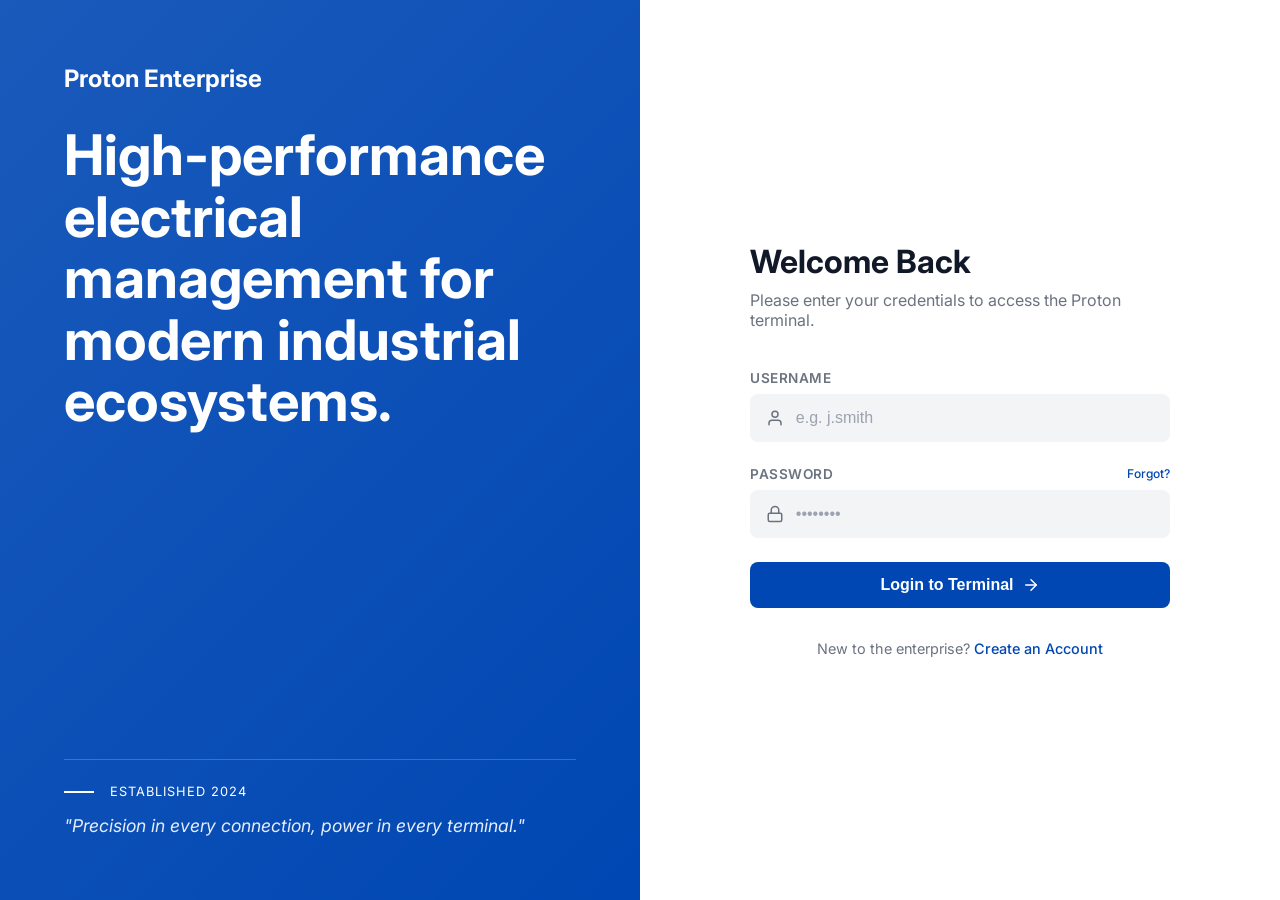
<file: index.html>
<!DOCTYPE html>
<html lang="en">
<head>
  <meta charset="UTF-8">
  <meta name="viewport" content="width=device-width, initial-scale=1.0">
  <title>Login - Proton Enterprise</title>
  
  <!-- CSS -->
  <link rel="stylesheet" href="css/base.css">
  <link rel="stylesheet" href="css/layout.css">
  <link rel="stylesheet" href="css/components.css">
  <link rel="stylesheet" href="css/pages.css">
  
  <link href="https://fonts.googleapis.com/css2?family=Inter:wght@400;500;600;700&display=swap" rel="stylesheet">
</head>
<body>

  <div class="app-container">
    
    <!-- Left Branding Panel -->
    <div class="panel-left">
      <div class="brand-header">Proton Enterprise</div>
      
      <h1 class="brand-title">High-performance electrical management for modern industrial ecosystems.</h1>
      
      <div class="brand-footer">
        <div class="established">Established 2024</div>
        <p class="quote">"Precision in every connection, power in every terminal."</p>
      </div>
    </div>

    <!-- Right Login Panel -->
    <div class="panel-right">
      <div class="auth-wrapper">
        
        <div class="auth-header">
          <h2 class="auth-title">Welcome Back</h2>
          <p class="auth-subtitle">Please enter your credentials to access the Proton terminal.</p>
        </div>

        <form id="login-form" novalidate>
          
          <div class="form-group">
            <label class="form-label" for="username">Username</label>
            <div class="input-wrapper">
              <span class="input-icon">
                <svg xmlns="http://www.w3.org/2000/svg" viewBox="0 0 24 24" fill="none" stroke="currentColor" stroke-width="2" stroke-linecap="round" stroke-linejoin="round"><path d="M20 21v-2a4 4 0 0 0-4-4H8a4 4 0 0 0-4 4v2"></path><circle cx="12" cy="7" r="4"></circle></svg>
              </span>
              <input type="text" id="username" name="username" class="input-field" placeholder="e.g. j.smith" required>
            </div>
            <div class="error-message"></div>
          </div>

          <div class="form-group">
            <div class="form-label">
              <label for="password">Password</label>
              <a href="#">Forgot?</a>
            </div>
            <div class="input-wrapper">
              <span class="input-icon">
                <svg xmlns="http://www.w3.org/2000/svg" viewBox="0 0 24 24" fill="none" stroke="currentColor" stroke-width="2" stroke-linecap="round" stroke-linejoin="round"><rect x="3" y="11" width="18" height="11" rx="2" ry="2"></rect><path d="M7 11V7a5 5 0 0 1 10 0v4"></path></svg>
              </span>
              <input type="password" id="password" name="password" class="input-field" placeholder="••••••••" required>
              <button type="button" class="input-action toggle-password" aria-label="Toggle password visibility">
                <svg xmlns="http://www.w3.org/2000/svg" viewBox="0 0 24 24" fill="none" stroke="currentColor" stroke-width="2" stroke-linecap="round" stroke-linejoin="round"><path d="M1 12s4-8 11-8 11 8 11 8-4 8-11 8-11-8-11-8z"></path><circle cx="12" cy="12" r="3"></circle></svg>
              </button>
            </div>
            <div class="error-message"></div>
          </div>

          <div class="form-group mt-4">
            <button type="submit" class="btn btn-primary">
              <span class="btn-text">Login to Terminal</span>
              <svg xmlns="http://www.w3.org/2000/svg" width="18" height="18" viewBox="0 0 24 24" fill="none" stroke="currentColor" stroke-width="2" stroke-linecap="round" stroke-linejoin="round"><line x1="5" y1="12" x2="19" y2="12"></line><polyline points="12 5 19 12 12 19"></polyline></svg>
              <span class="spinner"></span>
            </button>
          </div>

        </form>

        <div class="auth-footer">
          New to the enterprise? <a href="register.html">Create an Account</a>
        </div>

      </div>
    </div>

  </div>

  <!-- JavaScript -->
  <script src="js/ui.js"></script>
  <script src="js/validation.js"></script>
  <script src="js/api.js"></script>
  <script src="js/auth.js"></script>
  <script src="js/app.js"></script>

</body>
</html>
</file>
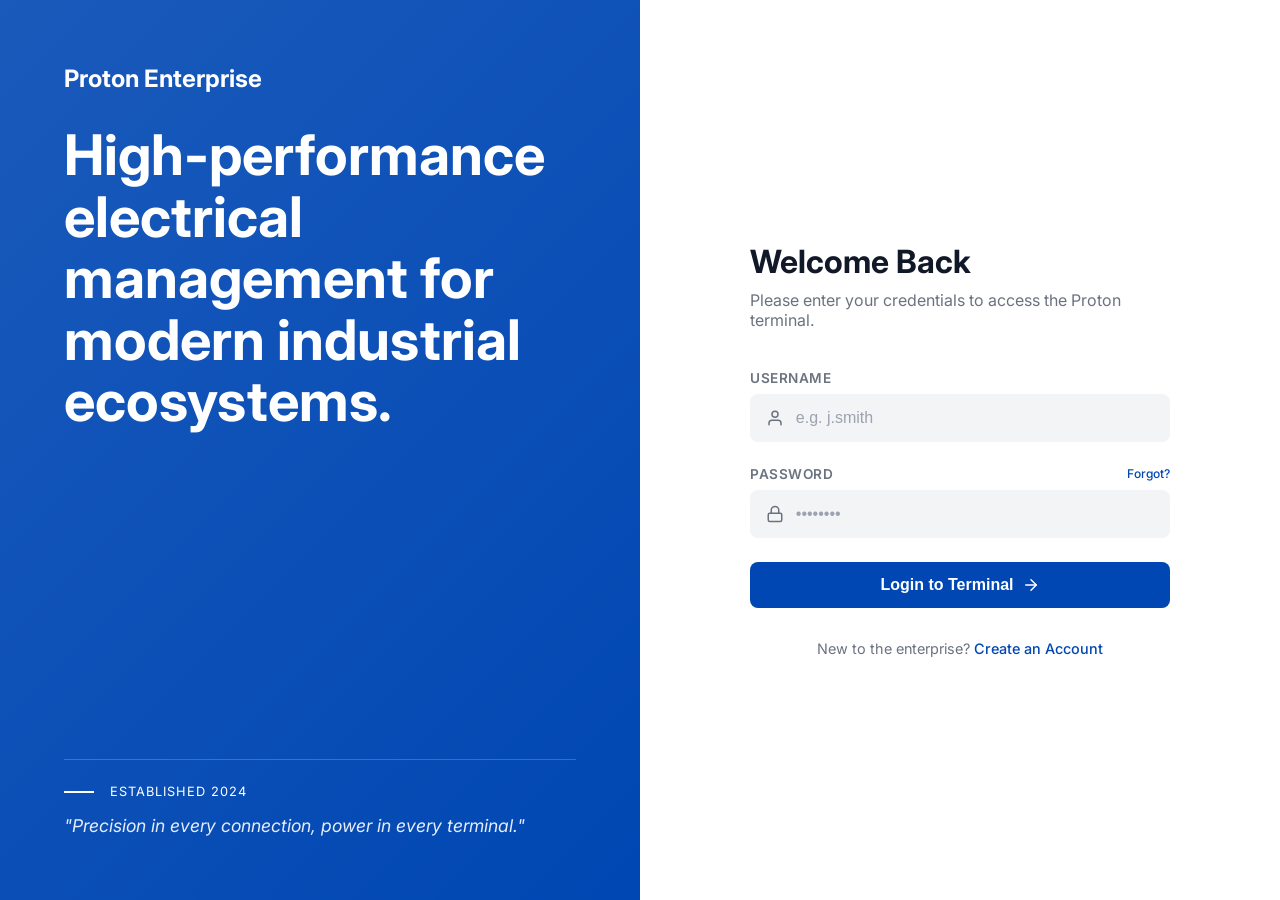
<file: admin.html>
<!DOCTYPE html>
<html lang="en">
<head>
  <meta charset="UTF-8">
  <meta name="viewport" content="width=device-width, initial-scale=1.0">
  <title>Products Portal - Admin Access</title>
  
  <link rel="stylesheet" href="css/base.css">
  <link rel="stylesheet" href="css/layout.css">
  <link rel="stylesheet" href="css/components.css">
  <link rel="stylesheet" href="css/pages.css">
  
  <link href="https://fonts.googleapis.com/css2?family=Inter:wght@400;500;600;700&display=swap" rel="stylesheet">

  <script src="js/authGuard.js"></script>
</head>
<body>

  <div class="dashboard-container">
    
    <!-- Left Sidebar -->
    <aside class="sidebar">
      <div class="sidebar-header" style="flex-direction: row; gap: 10px; align-items: center;">
        <div style="padding: 10px; background-color: #f1f5f9; border-radius: 8px;">
          <svg xmlns="http://www.w3.org/2000/svg" width="20" height="20" viewBox="0 0 24 24" fill="none" stroke="currentColor" stroke-width="2"><rect x="2" y="7" width="20" height="14" rx="2" ry="2"></rect><path d="M16 21V5a2 2 0 0 0-2-2h-4a2 2 0 0 0-2 2v16"></path></svg>
        </div>
        <div class="sidebar-brand" style="line-height: 1.2;">
          Inventory Portal<br>
          <span style="font-size: 0.65rem; color: var(--text-muted); text-transform: uppercase;">Admin Access</span>
        </div>
      </div>

      <nav class="sidebar-menu">
        <div class="nav-section">
          <div class="nav-item">
            <svg xmlns="http://www.w3.org/2000/svg" viewBox="0 0 24 24" fill="none" stroke="currentColor" stroke-width="2" stroke-linecap="round" stroke-linejoin="round"><rect x="3" y="3" width="7" height="7"></rect><rect x="14" y="3" width="7" height="7"></rect><rect x="14" y="14" width="7" height="7"></rect><rect x="3" y="14" width="7" height="7"></rect></svg>
            Dashboard
          </div>
          <div class="nav-item active">
            <svg xmlns="http://www.w3.org/2000/svg" viewBox="0 0 24 24" fill="none" stroke="currentColor" stroke-width="2" stroke-linecap="round" stroke-linejoin="round"><path d="M21 16V8a2 2 0 0 0-1-1.73l-7-4a2 2 0 0 0-2 0l-7 4A2 2 0 0 0 3 8v8a2 2 0 0 0 1 1.73l7 4a2 2 0 0 0 2 0l7-4A2 2 0 0 0 21 16z"></path><polyline points="3.27 6.96 12 12.01 20.73 6.96"></polyline><line x1="12" y1="22.08" x2="12" y2="12"></line></svg>
            Products
          </div>
        </div>
      </nav>

      <div style="padding: 1rem 1.5rem;">
        <button id="add-product-btn-sidebar" onclick="if(window.uiService) window.uiService.openAddProductModal()" class="btn btn-primary" style="width: 100%; justify-content: center; border-radius: 8px;">
          + Add New Item
        </button>
      </div>

      <div class="sidebar-footer">
        <button id="logout-btn" class="btn-logout">
          <svg xmlns="http://www.w3.org/2000/svg" viewBox="0 0 24 24" fill="none" stroke="currentColor" stroke-width="2" stroke-linecap="round" stroke-linejoin="round"><path d="M9 21H5a2 2 0 0 1-2-2V5a2 2 0 0 1 2-2h4"></path><polyline points="16 17 21 12 16 7"></polyline><line x1="21" y1="12" x2="9" y2="12"></line></svg>
          Logout
        </button>
      </div>
    </aside>

    <!-- Main Content -->
    <main class="main-content">
      
      <!-- Topbar -->
      <header class="topbar">
        <div class="search-container">
          <span class="search-icon">
            <svg xmlns="http://www.w3.org/2000/svg" width="18" height="18" viewBox="0 0 24 24" fill="none" stroke="currentColor" stroke-width="2" stroke-linecap="round" stroke-linejoin="round"><circle cx="11" cy="11" r="8"></circle><line x1="21" y1="21" x2="16.65" y2="16.65"></line></svg>
          </span>
          <input type="text" id="search-products" class="search-input" placeholder="Search LEDs, PVC, wires...">
        </div>

        <div class="topbar-actions">
          <button class="icon-btn" aria-label="Notifications">
            <svg xmlns="http://www.w3.org/2000/svg" width="20" height="20" viewBox="0 0 24 24" fill="none" stroke="currentColor" stroke-width="2" stroke-linecap="round" stroke-linejoin="round"><path d="M18 8A6 6 0 0 0 6 8c0 7-3 9-3 9h18s-3-2-3-9"></path><path d="M13.73 21a2 2 0 0 1-3.46 0"></path></svg>
          </button>
          
          <button id="top-logout-btn" class="icon-btn" aria-label="Logout" style="color: var(--error);" title="Logout">
            <svg xmlns="http://www.w3.org/2000/svg" width="20" height="20" viewBox="0 0 24 24" fill="none" stroke="currentColor" stroke-width="2" stroke-linecap="round" stroke-linejoin="round"><path d="M9 21H5a2 2 0 0 1-2-2V5a2 2 0 0 1 2-2h4"></path><polyline points="16 17 21 12 16 7"></polyline><line x1="21" y1="12" x2="9" y2="12"></line></svg>
          </button>

          <div class="avatar">
            <svg xmlns="http://www.w3.org/2000/svg" width="20" height="20" viewBox="0 0 24 24" fill="none" stroke="currentColor" stroke-width="2" stroke-linecap="round" stroke-linejoin="round"><path d="M20 21v-2a4 4 0 0 0-4-4H8a4 4 0 0 0-4 4v2"></path><circle cx="12" cy="7" r="4"></circle></svg>
          </div>
        </div>
      </header>

      <!-- Dashboard Body -->
      <div class="dashboard-body">
        
        <div class="page-header">
          <div>
            <div class="nav-section-title" style="padding-left: 0; margin-bottom: 0.25rem;">Spark & Circuit Inventory</div>
            <h1 style="font-size: 2.2rem; margin: 0;">Products Portal</h1>
          </div>
          
          <div style="display: flex; gap: 1rem;">
            <button class="btn" style="background-color: #f8fafc; border: 1px solid var(--border); color: var(--text-main); width: auto; font-weight: 500;">
              Export List
            </button>
            <button id="add-product-btn" class="btn btn-primary" style="width: auto;">
              Add Product
            </button>
          </div>
        </div>

        <div class="stats-card" style="margin-bottom: 2rem;">
          <h3 style="color: var(--text-muted); margin-bottom: 0.5rem; font-weight: 500;">Total Products</h3>
          <div class="count" id="total-product-count" style="font-size: 2rem; font-weight: 600;">-</div>
          <div style="font-size: 0.8rem; color: var(--primary); margin-top: 0.5rem; font-weight: 500;">
            <svg xmlns="http://www.w3.org/2000/svg" width="12" height="12" viewBox="0 0 24 24" fill="none" stroke="currentColor" stroke-width="2" stroke-linecap="round" stroke-linejoin="round" style="display:inline-block; vertical-align: middle;"><line x1="12" y1="19" x2="12" y2="5"></line><polyline points="5 12 12 5 19 12"></polyline></svg>
            Up to date
          </div>
        </div>

        <!-- Master Table Component -->
        <div class="table-container" style="border: 1px solid var(--border); border-radius: 8px; box-shadow: none;">
          <table class="data-table">
            <thead>
              <tr>
                <th style="font-weight: 600; font-size: 0.75rem;">PRODUCT NAME & SPECS</th>
                <th style="font-weight: 600; font-size: 0.75rem;">BRAND</th>
                <th style="font-weight: 600; font-size: 0.75rem;">CATEGORY</th>
                <th style="font-weight: 600; font-size: 0.75rem;">UNIT</th>
                <th style="font-weight: 600; font-size: 0.75rem;">PRICE</th>
                <th style="font-weight: 600; font-size: 0.75rem;">ACTIONS</th>
              </tr>
            </thead>
            <tbody id="product-table-body">
              <!-- Initial Loading State handled via JS -->
            </tbody>
          </table>
          
          <div class="pagination">
            <div>
              Showing <span style="font-weight: 600;" id="pagination-results-text">results</span>
            </div>
            <div class="page-controls">
              <button class="page-btn"><svg xmlns="http://www.w3.org/2000/svg" width="14" height="14" viewBox="0 0 24 24" fill="none" stroke="currentColor" stroke-width="2"><polyline points="15 18 9 12 15 6"></polyline></svg></button>
              <button class="page-btn active">1</button>
              <button class="page-btn">2</button>
              <button class="page-btn">3</button>
              <span style="display: flex; align-items: center; justify-content: center; width: 32px;">...</span>
              <button class="page-btn"><svg xmlns="http://www.w3.org/2000/svg" width="14" height="14" viewBox="0 0 24 24" fill="none" stroke="currentColor" stroke-width="2"><polyline points="9 18 15 12 9 6"></polyline></svg></button>
            </div>
          </div>
        </div>

      </div>
    </main>
  </div>

  <!-- Product Modal -->
  <div id="product-modal" class="modal-overlay hidden" style="position: fixed; top: 0; left: 0; width: 100%; height: 100%; background: rgba(0,0,0,0.5); z-index: 1000; align-items: center; justify-content: center; overflow-y: auto;">
    <div class="modal-content" style="background: white; padding: 2rem; border-radius: var(--radius-md); width: 450px; max-width: 90%; margin: auto;">
      <h2 id="modal-title" style="margin-bottom: 1.5rem; font-size: 1.5rem;">Add Product</h2>
      <!-- Global alert inside modal if needed, but ui.js uses form wrapper. We add an alert container here. -->
      <div id="global-alert" class="alert" style="display: none;"></div>
      
      <form id="product-form">
        <input type="hidden" id="product-id" name="id">
        <div class="form-group mb-3">
          <label class="form-label mb-1" for="field-name">Name</label>
          <input type="text" id="field-name" name="name" class="input-field" style="padding-left: 1rem;" placeholder="e.g. LED Bulb 9W" required>
        </div>
        <div class="form-group mb-3">
          <label class="form-label mb-1" for="field-brand">Brand</label>
          <input type="text" id="field-brand" name="brand" class="input-field" style="padding-left: 1rem;" placeholder="e.g. Philips">
        </div>
        <div class="form-group mb-3">
          <label class="form-label mb-1" for="field-specification">Specification</label>
          <input type="text" id="field-specification" name="specification" class="input-field" style="padding-left: 1rem;" placeholder="e.g. 9W, Cool White">
        </div>
        <div style="display: flex; gap: 1rem;" class="mb-3">
          <div class="form-group" style="flex: 1; margin-bottom: 0;">
            <label class="form-label mb-1" for="field-price">Price</label>
            <input type="number" id="field-price" name="price" class="input-field" step="0.01" style="padding-left: 1rem;" placeholder="0.00" required>
          </div>
          <div class="form-group" style="flex: 1; margin-bottom: 0;">
            <label class="form-label mb-1" for="field-unit">Unit</label>
            <input type="text" id="field-unit" name="unit" class="input-field" style="padding-left: 1rem;" value="Piece">
          </div>
        </div>
        <div class="form-group mb-4">
          <label class="form-label mb-1" for="field-category">Category</label>
          <input type="text" id="field-category" name="category" class="input-field" style="padding-left: 1rem;" placeholder="e.g. Lighting">
        </div>
        <div style="display: flex; justify-content: flex-end; gap: 1rem; margin-top: 2rem;">
          <button type="button" class="btn close-modal-btn" style="background: transparent; border: 1px solid var(--border); color: var(--text-main); width: auto; font-weight: 500;">Cancel</button>
          <button type="submit" id="save-product-btn" class="btn btn-primary" style="width: auto;">
             <span class="btn-text">Save Product</span>
             <span class="spinner" style="border-width: 2px;"></span>
          </button>
        </div>
      </form>
    </div>
  </div>

  <!-- Delete Confirm Modal -->
  <div id="delete-confirm-modal" class="modal-overlay hidden" style="position: fixed; top: 0; left: 0; width: 100%; height: 100%; background: rgba(0,0,0,0.5); z-index: 1000; align-items: center; justify-content: center;">
    <div class="modal-content" style="background: white; padding: 2rem; border-radius: var(--radius-md); width: 400px; max-width: 90%; text-align: center;">
      <div style="margin: 0 auto 1.5rem auto; width: 48px; height: 48px; background-color: #fee2e2; color: #ef4444; border-radius: 50%; display: flex; align-items: center; justify-content: center;">
        <svg xmlns="http://www.w3.org/2000/svg" width="24" height="24" viewBox="0 0 24 24" fill="none" stroke="currentColor" stroke-width="2" stroke-linecap="round" stroke-linejoin="round"><path d="M10.29 3.86L1.82 18a2 2 0 0 0 1.71 3h16.94a2 2 0 0 0 1.71-3L13.71 3.86a2 2 0 0 0-3.42 0z"></path><line x1="12" y1="9" x2="12" y2="13"></line><line x1="12" y1="17" x2="12.01" y2="17"></line></svg>
      </div>
      <h2 style="margin-bottom: 1rem; font-size: 1.25rem;">Confirm Deletion</h2>
      <p style="margin-bottom: 2rem; color: var(--text-muted);">Are you sure you want to delete "<strong id="delete-product-name" style="color: var(--text-main);"></strong>"? This action cannot be undone.</p>
      <div style="display: flex; justify-content: center; gap: 1rem;">
        <button type="button" class="btn close-modal-btn" style="background: transparent; border: 1px solid var(--border); color: var(--text-main); width: auto; font-weight: 500;">Cancel</button>
        <button type="button" id="confirm-delete-btn" class="btn btn-primary" style="background-color: var(--error); border: none; width: auto;">
           <span class="btn-text">Delete Item</span>
           <span class="spinner" style="border-width: 2px;"></span>
        </button>
      </div>
    </div>
  </div>

  <script src="js/api.js"></script>
  <script src="js/ui.js"></script>
  <script src="js/product.js"></script>
  <script src="js/app.js"></script>

</body>
</html>
</file>
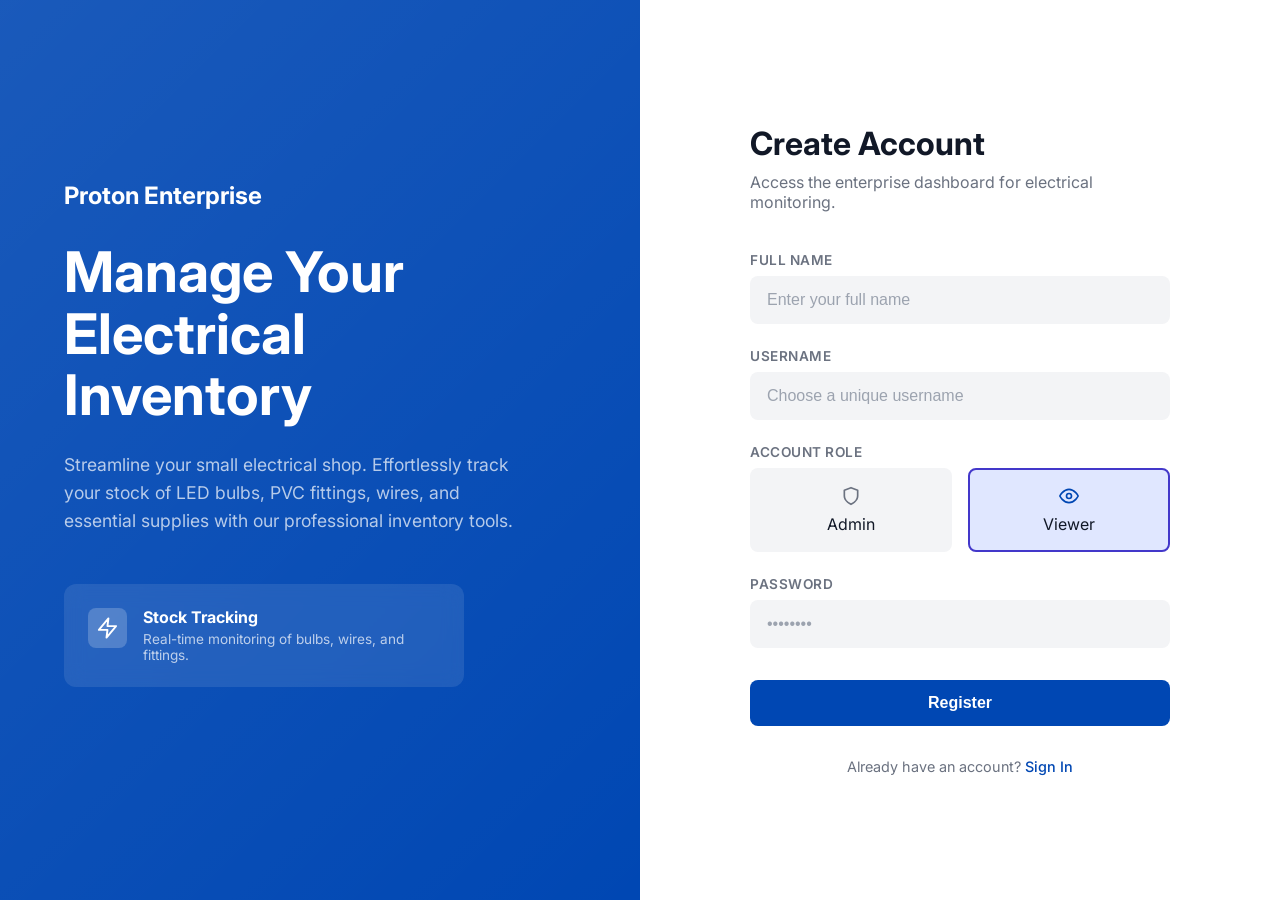
<file: register.html>
<!DOCTYPE html>
<html lang="en">
<head>
  <meta charset="UTF-8">
  <meta name="viewport" content="width=device-width, initial-scale=1.0">
  <title>Register - Proton Enterprise</title>
  
  <link rel="stylesheet" href="css/base.css">
  <link rel="stylesheet" href="css/layout.css">
  <link rel="stylesheet" href="css/components.css">
  <link rel="stylesheet" href="css/pages.css">
  
  <link href="https://fonts.googleapis.com/css2?family=Inter:wght@400;500;600;700&display=swap" rel="stylesheet">
</head>
<body>

  <div class="app-container">
    
    <!-- Left Branding Panel -->
    <div class="panel-left">
      <div class="brand-header">Proton Enterprise</div>
      
      <h1 class="brand-title">Manage Your Electrical Inventory</h1>
      
      <p class="brand-description">
        Streamline your small electrical shop. Effortlessly track your stock of LED bulbs, PVC fittings, wires, and essential supplies with our professional inventory tools.
      </p>

      <div class="feature-card">
        <div class="feature-icon">
          <svg xmlns="http://www.w3.org/2000/svg" viewBox="0 0 24 24" fill="none" stroke="currentColor" stroke-width="2" stroke-linecap="round" stroke-linejoin="round"><polygon points="13 2 3 14 12 14 11 22 21 10 12 10 13 2"></polygon></svg>
        </div>
        <div class="feature-text">
          <h4>Stock Tracking</h4>
          <p>Real-time monitoring of bulbs, wires, and fittings.</p>
        </div>
      </div>

    </div>

    <!-- Right Registration Panel -->
    <div class="panel-right">
      <div class="auth-wrapper">
        
        <div class="auth-header">
          <h2 class="auth-title">Create Account</h2>
          <p class="auth-subtitle">Access the enterprise dashboard for electrical monitoring.</p>
        </div>

        <form id="register-form" novalidate>
          
          <div class="form-group">
            <label class="form-label" for="full_name">Full Name</label>
            <div class="input-wrapper">
              <input type="text" id="full_name" name="full_name" class="input-field" style="padding-left: 1rem;" placeholder="Enter your full name" required>
            </div>
            <div class="error-message"></div>
          </div>

          <div class="form-group">
            <label class="form-label" for="username">Username</label>
            <div class="input-wrapper">
              <input type="text" id="username" name="username" class="input-field" style="padding-left: 1rem;" placeholder="Choose a unique username" required>
            </div>
            <div class="error-message"></div>
          </div>

          <div class="form-group">
            <label class="form-label">Account Role</label>
            <div class="role-selector">
              <label class="role-option">
                <svg xmlns="http://www.w3.org/2000/svg" viewBox="0 0 24 24" fill="none" stroke="currentColor" stroke-width="2" stroke-linecap="round" stroke-linejoin="round"><path d="M12 22s8-4 8-10V5l-8-3-8 3v7c0 6 8 10 8 10z"></path></svg>
                <span>Admin</span>
                <input type="radio" name="role" value="admin">
              </label>
              <label class="role-option selected">
                <svg xmlns="http://www.w3.org/2000/svg" viewBox="0 0 24 24" fill="none" stroke="currentColor" stroke-width="2" stroke-linecap="round" stroke-linejoin="round"><path d="M1 12s4-8 11-8 11 8 11 8-4 8-11 8-11-8-11-8z"></path><circle cx="12" cy="12" r="3"></circle></svg>
                <span>Viewer</span>
                <input type="radio" name="role" value="viewer" checked>
              </label>
            </div>
          </div>

          <div class="form-group">
            <label class="form-label" for="password">Password</label>
            <div class="input-wrapper">
              <input type="password" id="password" name="password" class="input-field" style="padding-left: 1rem;" placeholder="••••••••" required>
              <button type="button" class="input-action toggle-password" aria-label="Toggle password visibility">
                <svg xmlns="http://www.w3.org/2000/svg" viewBox="0 0 24 24" fill="none" stroke="currentColor" stroke-width="2" stroke-linecap="round" stroke-linejoin="round"><path d="M1 12s4-8 11-8 11 8 11 8-4 8-11 8-11-8-11-8z"></path><circle cx="12" cy="12" r="3"></circle></svg>
              </button>
            </div>
            <div class="error-message"></div>
          </div>

          <div class="form-group mt-5">
            <button type="submit" class="btn btn-primary">
              <span class="btn-text">Register</span>
              <span class="spinner"></span>
            </button>
          </div>

        </form>

        <div class="auth-footer">
          Already have an account? <a href="index.html">Sign In</a>
        </div>

      </div>
    </div>

  </div>

  <script src="js/ui.js"></script>
  <script src="js/validation.js"></script>
  <script src="js/api.js"></script>
  <script src="js/auth.js"></script>
  <script src="js/app.js"></script>

</body>
</html>
</file>
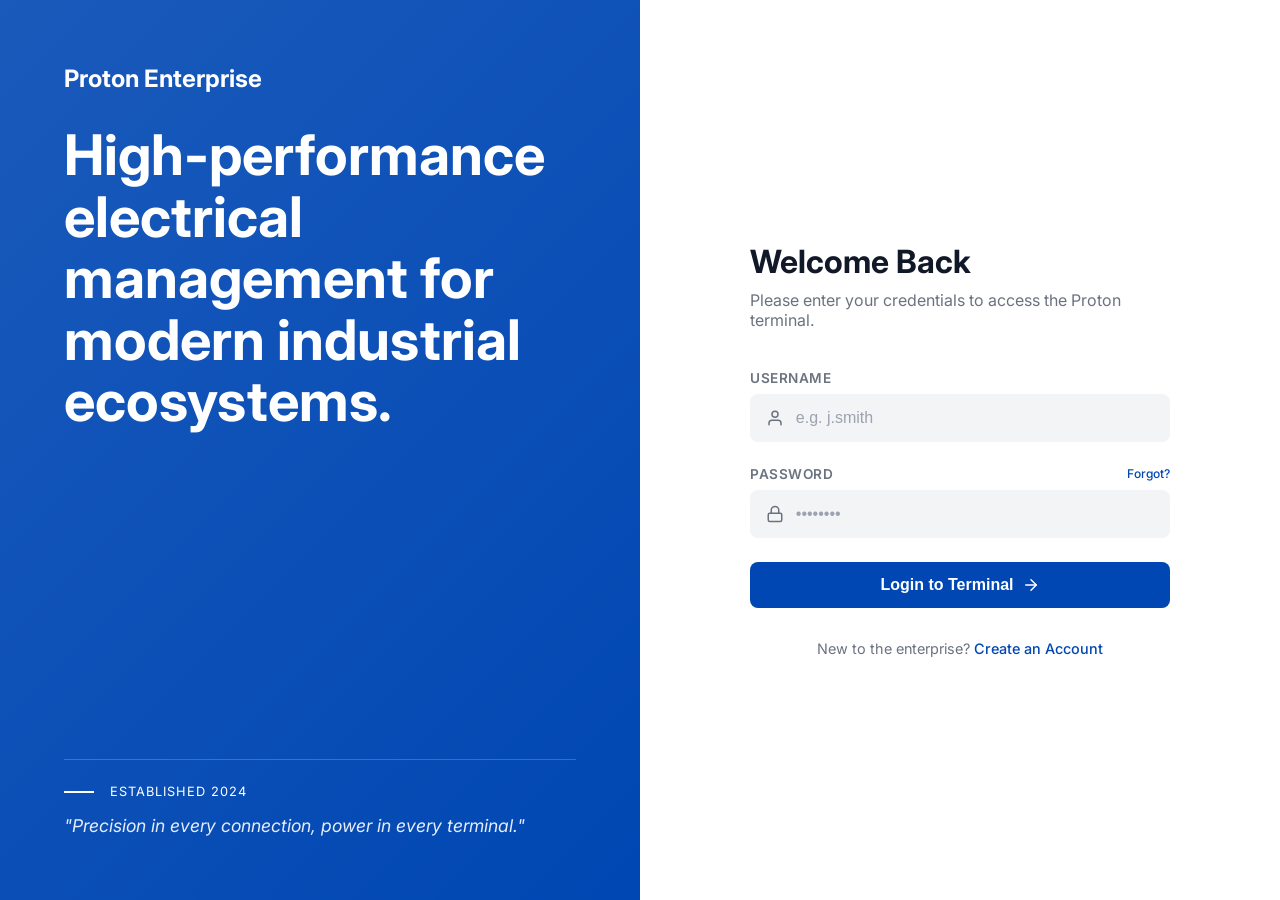
<file: viewer.html>
<!DOCTYPE html>
<html lang="en">
<head>
  <meta charset="UTF-8">
  <meta name="viewport" content="width=device-width, initial-scale=1.0">
  <title>Viewer Dashboard - Electrical Inventory</title>
  
  <link rel="stylesheet" href="css/base.css">
  <link rel="stylesheet" href="css/layout.css">
  <link rel="stylesheet" href="css/components.css">
  <link rel="stylesheet" href="css/pages.css">
  
  <link href="https://fonts.googleapis.com/css2?family=Inter:wght@400;500;600;700&display=swap" rel="stylesheet">

  <script src="js/authGuard.js"></script>
</head>
<body>

  <div class="dashboard-container">
    
    <!-- Left Sidebar -->
    <aside class="sidebar">
      <div class="sidebar-header">
        <div class="sidebar-brand">Sri Arunachalam Traders</div>
      </div>

      <nav class="sidebar-menu">
        <div class="nav-section">
          <div class="nav-item">
            <svg xmlns="http://www.w3.org/2000/svg" viewBox="0 0 24 24" fill="none" stroke="currentColor" stroke-width="2" stroke-linecap="round" stroke-linejoin="round"><rect x="3" y="3" width="7" height="7"></rect><rect x="14" y="3" width="7" height="7"></rect><rect x="14" y="14" width="7" height="7"></rect><rect x="3" y="14" width="7" height="7"></rect></svg>
            Dashboard
          </div>
          <div class="nav-item active">
            <svg xmlns="http://www.w3.org/2000/svg" viewBox="0 0 24 24" fill="none" stroke="currentColor" stroke-width="2" stroke-linecap="round" stroke-linejoin="round"><path d="M1 12s4-8 11-8 11 8 11 8-4 8-11 8-11-8-11-8z"></path><circle cx="12" cy="12" r="3"></circle></svg>
            Inventory Portal
            <span style="font-size: 0.65rem; color: var(--primary); margin-left: 0.25rem;">READ-ONLY ACCESS</span>
          </div>
        </div>
      </nav>

      <div class="sidebar-footer">
        <button id="logout-btn" class="btn-logout">
          <svg xmlns="http://www.w3.org/2000/svg" viewBox="0 0 24 24" fill="none" stroke="currentColor" stroke-width="2" stroke-linecap="round" stroke-linejoin="round"><path d="M9 21H5a2 2 0 0 1-2-2V5a2 2 0 0 1 2-2h4"></path><polyline points="16 17 21 12 16 7"></polyline><line x1="21" y1="12" x2="9" y2="12"></line></svg>
          Logout
        </button>
      </div>
    </aside>

    <!-- Main Content -->
    <main class="main-content">
      
      <!-- Topbar -->
      <header class="topbar">
        <div class="search-container">
          <span class="search-icon">
            <svg xmlns="http://www.w3.org/2000/svg" width="18" height="18" viewBox="0 0 24 24" fill="none" stroke="currentColor" stroke-width="2" stroke-linecap="round" stroke-linejoin="round"><circle cx="11" cy="11" r="8"></circle><line x1="21" y1="21" x2="16.65" y2="16.65"></line></svg>
          </span>
          <input type="text" id="search-products" class="search-input" placeholder="Search LED bulbs, PVC fittings, wires...">
        </div>

        <div class="topbar-actions">
          <button class="icon-btn" aria-label="Notifications">
            <svg xmlns="http://www.w3.org/2000/svg" width="20" height="20" viewBox="0 0 24 24" fill="none" stroke="currentColor" stroke-width="2" stroke-linecap="round" stroke-linejoin="round"><path d="M18 8A6 6 0 0 0 6 8c0 7-3 9-3 9h18s-3-2-3-9"></path><path d="M13.73 21a2 2 0 0 1-3.46 0"></path></svg>
          </button>
          
          <button id="top-logout-btn" class="icon-btn" aria-label="Logout" style="color: var(--error);" title="Logout">
            <svg xmlns="http://www.w3.org/2000/svg" width="20" height="20" viewBox="0 0 24 24" fill="none" stroke="currentColor" stroke-width="2" stroke-linecap="round" stroke-linejoin="round"><path d="M9 21H5a2 2 0 0 1-2-2V5a2 2 0 0 1 2-2h4"></path><polyline points="16 17 21 12 16 7"></polyline><line x1="21" y1="12" x2="9" y2="12"></line></svg>
          </button>

          <div class="avatar">
            <svg xmlns="http://www.w3.org/2000/svg" width="20" height="20" viewBox="0 0 24 24" fill="none" stroke="currentColor" stroke-width="2" stroke-linecap="round" stroke-linejoin="round"><path d="M20 21v-2a4 4 0 0 0-4-4H8a4 4 0 0 0-4 4v2"></path><circle cx="12" cy="7" r="4"></circle></svg>
          </div>
        </div>
      </header>

      <!-- Dashboard Body -->
      <div class="dashboard-body">
        
        <div class="page-header">
          <div>
            <div class="nav-section-title" style="padding-left: 0; margin-bottom: 0.25rem;">Inventory Management</div>
            <h1 style="font-size: 2rem;">Electrical Supplies</h1>
          </div>
          
          <button class="btn btn-primary" style="width: auto;">
            Export CSV
          </button>
        </div>

        <div class="stats-card" style="margin-bottom: 2rem;">
          <h3>Total Products</h3>
          <div class="count" id="total-product-count">-</div>
          <div style="font-size: 0.8rem; color: var(--primary); margin-top: 0.5rem; font-weight: 500;">
            <svg xmlns="http://www.w3.org/2000/svg" width="12" height="12" viewBox="0 0 24 24" fill="none" stroke="currentColor" stroke-width="2" stroke-linecap="round" stroke-linejoin="round" style="display:inline-block; vertical-align: middle;"><line x1="12" y1="19" x2="12" y2="5"></line><polyline points="5 12 12 5 19 12"></polyline></svg>
            Up to date
          </div>
        </div>

        <!-- Master Table Component -->
        <div class="table-container">
          <table class="data-table">
            <thead>
              <tr>
                <th>Product Name & Specs</th>
                <th>Brand</th>
                <th>Category</th>
                <th>Unit</th>
                <th>Price</th>
              </tr>
            </thead>
            <tbody id="product-table-body">
              <!-- Initial Loading State handled via JS -->
            </tbody>
          </table>
          
          <div class="pagination">
            <div>
              Showing <span style="font-weight: 600;">results</span>
            </div>
            <div class="page-controls">
              <button class="page-btn"><svg xmlns="http://www.w3.org/2000/svg" width="14" height="14" viewBox="0 0 24 24" fill="none" stroke="currentColor" stroke-width="2"><polyline points="15 18 9 12 15 6"></polyline></svg></button>
              <button class="page-btn active">1</button>
              <button class="page-btn">2</button>
              <button class="page-btn">3</button>
              <span style="display: flex; align-items: center; justify-content: center; width: 32px;">...</span>
              <button class="page-btn"><svg xmlns="http://www.w3.org/2000/svg" width="14" height="14" viewBox="0 0 24 24" fill="none" stroke="currentColor" stroke-width="2"><polyline points="9 18 15 12 9 6"></polyline></svg></button>
            </div>
          </div>
        </div>

        <!-- Info Cards -->
        <div class="bottom-cards">
          
          <div class="info-card">
            <div class="info-icon">
              <svg xmlns="http://www.w3.org/2000/svg" width="20" height="20" viewBox="0 0 24 24" fill="none" stroke="currentColor" stroke-width="2"><circle cx="12" cy="12" r="10"></circle><line x1="12" y1="16" x2="12" y2="12"></line><line x1="12" y1="8" x2="12.01" y2="8"></line></svg>
            </div>
            <h4>Inventory Policy</h4>
            <p>This view shows current shop stock levels for bulbs and fittings. For bulk contractor orders, please contact the floor manager.</p>
          </div>

          <div class="info-card">
            <div class="info-icon" style="background-color: #fee2e2; color: #ef4444;">
              <svg xmlns="http://www.w3.org/2000/svg" width="20" height="20" viewBox="0 0 24 24" fill="none" stroke="currentColor" stroke-width="2"><rect x="3" y="3" width="18" height="18" rx="2" ry="2"></rect><line x1="3" y1="9" x2="21" y2="9"></line><line x1="9" y1="21" x2="9" y2="9"></line></svg>
            </div>
            <h4>Market Trends</h4>
            <p>Current pricing reflects local market adjustments for copper and high-grade plastics. Weekly reports available via export.</p>
          </div>

          <div class="info-card">
            <div class="info-icon" style="background-color: #e0f2fe; color: #0ea5e9;">
              <svg xmlns="http://www.w3.org/2000/svg" width="20" height="20" viewBox="0 0 24 24" fill="none" stroke="currentColor" stroke-width="2"><polyline points="23 4 23 10 17 10"></polyline><polyline points="1 20 1 14 7 14"></polyline><path d="M3.51 9a9 9 0 0 1 14.85-3.36L23 10M1 14l4.64 4.36A9 9 0 0 0 20.49 15"></path></svg>
            </div>
            <h4>Sync Status</h4>
            <p>Shop inventory is synced with the central warehouse. Last update: Just now.</p>
          </div>

        </div>

      </div>
    </main>

  </div>

  <script src="js/api.js"></script>
  <script src="js/ui.js"></script>
  <script src="js/product.js"></script>
  <script src="js/app.js"></script>

</body>
</html>
</file>
<file: css/base.css>
:root {
  /* Colors */
  --primary: #0047b3; /* Dark blue for main buttons/panels */
  --primary-hover: #003380;
  --bg-left: #0047b3;
  --bg-right: #f9f9fb;
  --text-main: #111827;
  --text-muted: #6b7280;
  --text-light: #ffffff;
  --text-light-muted: rgba(255, 255, 255, 0.7);
  --border: #e5e7eb;
  --bg-input: #f3f4f6;
  --error: #ef4444;
  --success: #10b981;
  --role-bg-selected: #e0e7ff;
  --role-border-selected: #4338ca;
  --role-bg: #f3f4f6;

  /* Typography */
  --font-family: 'Inter', system-ui, -apple-system, sans-serif;

  /* Shadows */
  --shadow-sm: 0 1px 2px 0 rgba(0, 0, 0, 0.05);
  --shadow-md: 0 4px 6px -1px rgba(0, 0, 0, 0.1), 0 2px 4px -1px rgba(0, 0, 0, 0.06);

  /* Border Radius */
  --radius-md: 0.5rem;
  --radius-lg: 0.75rem;

  /* Transitions */
  --transition: all 0.2s ease-in-out;
}

* {
  margin: 0;
  padding: 0;
  box-sizing: border-box;
}

body {
  font-family: var(--font-family);
  color: var(--text-main);
  background-color: var(--bg-right);
  min-height: 100vh;
  display: flex;
  flex-direction: column;
}

h1, h2, h3, h4, h5, h6 {
  font-weight: 700;
  line-height: 1.2;
}

a {
  color: var(--primary);
  text-decoration: none;
  font-weight: 500;
  transition: var(--transition);
}

a:hover {
  color: var(--primary-hover);
  text-decoration: underline;
}

ul {
  list-style: none;
}

img, svg {
  max-width: 100%;
  display: block;
}
</file>
<file: css/layout.css>
/* Application specific layout component */

.app-container {
  display: flex;
  min-height: 100vh;
  width: 100%;
}

/* Left Panel - Branding */
.panel-left {
  flex: 1;
  background-color: var(--bg-left);
  color: var(--text-light);
  padding: 4rem;
  display: flex;
  flex-direction: column;
  justify-content: center;
  position: relative;
  overflow: hidden;
}

.panel-left::before {
  content: '';
  position: absolute;
  top: 0;
  left: 0;
  width: 100%;
  height: 100%;
  background: linear-gradient(135deg, rgba(255,255,255,0.1) 0%, rgba(255,255,255,0) 100%);
  pointer-events: none;
}

.brand-header {
  font-size: 1.5rem;
  font-weight: 700;
  margin-bottom: 2rem;
  z-index: 1;
}

.brand-title {
  font-size: 3.5rem;
  font-weight: 700;
  line-height: 1.1;
  margin-bottom: 1.5rem;
  max-width: 500px;
  z-index: 1;
}

.brand-description {
  font-size: 1.1rem;
  color: var(--text-light-muted);
  line-height: 1.6;
  max-width: 450px;
  margin-bottom: 3rem;
  z-index: 1;
}

.brand-footer {
  margin-top: auto;
  z-index: 1;
  border-top: 1px solid rgba(255,255,255,0.2);
  padding-top: 1.5rem;
}

.established {
  font-size: 0.8rem;
  text-transform: uppercase;
  letter-spacing: 1px;
  margin-bottom: 1rem;
  display: flex;
  align-items: center;
  gap: 1rem;
}

.established::before {
  content: '';
  width: 30px;
  height: 2px;
  background-color: var(--text-light);
}

.quote {
  font-style: italic;
  font-size: 1.1rem;
  color: rgba(255, 255, 255, 0.9);
}

.feature-card {
  background: rgba(255, 255, 255, 0.1);
  backdrop-filter: blur(10px);
  padding: 1.5rem;
  border-radius: var(--radius-lg);
  display: flex;
  align-items: flex-start;
  gap: 1rem;
  max-width: 400px;
  margin-bottom: 2rem;
}

.feature-icon {
  background: rgba(255, 255, 255, 0.2);
  padding: 0.5rem;
  border-radius: var(--radius-md);
  display: flex;
  align-items: center;
  justify-content: center;
}

.feature-text h4 {
  margin-bottom: 0.25rem;
  font-size: 1rem;
}

.feature-text p {
  font-size: 0.85rem;
  color: var(--text-light-muted);
}

/* Right Panel - Form */
.panel-right {
  flex: 1;
  background-color: var(--text-light);
  display: flex;
  flex-direction: column;
  justify-content: center;
  padding: 4rem;
  position: relative;
}

.auth-wrapper {
  max-width: 420px;
  width: 100%;
  margin: 0 auto;
}

.auth-header {
  margin-bottom: 2.5rem;
}

.auth-title {
  font-size: 2rem;
  color: var(--text-main);
  margin-bottom: 0.5rem;
}

.auth-subtitle {
  color: var(--text-muted);
  font-size: 1rem;
}

.auth-footer {
  text-align: center;
  margin-top: 2rem;
  font-size: 0.9rem;
  color: var(--text-muted);
}

/* Dashboard Layout */
.dashboard-container {
  display: flex;
  width: 100%;
  min-height: 100vh;
  background-color: #f8fafc; /* slightly different gray for dashboard */
}

.sidebar {
  width: 260px;
  background-color: var(--text-light); /* white */
  border-right: 1px solid var(--border);
  display: flex;
  flex-direction: column;
  flex-shrink: 0;
}

.sidebar-header {
  padding: 1.5rem;
  margin-bottom: 1rem;
}

.sidebar-brand {
  font-size: 1.25rem;
  font-weight: 700;
  color: var(--text-main);
  margin-bottom: 2rem;
}

.sidebar-menu {
  flex: 1;
  padding: 0 1rem;
}

.sidebar-footer {
  padding: 1rem;
  border-top: 1px solid var(--border);
}

.main-content {
  flex: 1;
  display: flex;
  flex-direction: column;
  overflow: hidden;
}

.topbar {
  height: 70px;
  background-color: var(--text-light);
  border-bottom: 1px solid var(--border);
  display: flex;
  align-items: center;
  justify-content: space-between;
  padding: 0 2rem;
  flex-shrink: 0;
}

.dashboard-body {
  flex: 1;
  padding: 2rem;
  overflow-y: auto;
}

.page-header {
  display: flex;
  justify-content: space-between;
  align-items: center;
  margin-bottom: 2rem;
}

.bottom-cards {
  display: grid;
  grid-template-columns: repeat(auto-fit, minmax(250px, 1fr));
  gap: 1.5rem;
  margin-top: 2rem;
}

/* Responsive */
@media (max-width: 900px) {
  .app-container {
    flex-direction: column;
  }
  
  .panel-left {
    padding: 3rem 2rem;
    min-height: 400px;
  }
  
  .brand-title {
    font-size: 2.5rem;
  }
  
  .panel-right {
    padding: 3rem 2rem;
    min-height: 600px;
  }
}
</file>
<file: css/components.css>
/* Form Elements */
.form-group {
  margin-bottom: 1.5rem;
  position: relative;
}

.form-label {
  display: flex;
  justify-content: space-between;
  margin-bottom: 0.5rem;
  font-size: 0.85rem;
  font-weight: 600;
  color: var(--text-muted);
  text-transform: uppercase;
  letter-spacing: 0.5px;
}

.form-label a {
  font-size: 0.75rem;
  text-transform: none;
  letter-spacing: normal;
}

.input-wrapper {
  position: relative;
  display: flex;
  align-items: center;
}

.input-icon {
  position: absolute;
  left: 1rem;
  color: var(--text-muted);
  display: flex;
  align-items: center;
  justify-content: center;
  pointer-events: none;
}

.input-icon svg {
  width: 18px;
  height: 18px;
}

.input-action {
  position: absolute;
  right: 1rem;
  color: var(--text-muted);
  background: none;
  border: none;
  cursor: pointer;
  display: flex;
  align-items: center;
  justify-content: center;
  padding: 0;
  transition: var(--transition);
}

.input-action:hover {
  color: var(--text-main);
}

.input-field {
  width: 100%;
  padding: 0.875rem 1rem 0.875rem 2.8rem;
  background-color: var(--bg-input);
  border: 1px solid transparent;
  border-radius: var(--radius-md);
  font-size: 1rem;
  color: var(--text-main);
  transition: var(--transition);
}

.input-field:focus {
  outline: none;
  border-color: var(--primary);
  background-color: var(--text-light);
  box-shadow: 0 0 0 3px rgba(0, 71, 179, 0.1);
}

.input-field::placeholder {
  color: #9ca3af;
}

.input-field.error {
  border-color: var(--error);
  background-color: #fef2f2;
}

.error-message {
  color: var(--error);
  font-size: 0.8rem;
  margin-top: 0.4rem;
  display: none;
}

.error-message.show {
  display: block;
}

/* Buttons */
.btn {
  display: inline-flex;
  align-items: center;
  justify-content: center;
  width: 100%;
  padding: 0.875rem 1.5rem;
  font-size: 1rem;
  font-weight: 600;
  border-radius: var(--radius-md);
  border: none;
  cursor: pointer;
  transition: var(--transition);
  gap: 0.5rem;
}

.btn-primary {
  background-color: var(--primary);
  color: var(--text-light);
}

.btn-primary:hover {
  background-color: var(--primary-hover);
  box-shadow: var(--shadow-md);
}

.btn-primary:disabled,
.btn-primary[disabled] {
  background-color: #9ca3af;
  cursor: not-allowed;
  box-shadow: none;
}

/* Role Selector */
.role-selector {
  display: grid;
  grid-template-columns: 1fr 1fr;
  gap: 1rem;
  margin-top: 0.5rem;
}

.role-option {
  display: flex;
  flex-direction: column;
  align-items: center;
  justify-content: center;
  padding: 1rem;
  background-color: var(--role-bg);
  border: 2px solid transparent;
  border-radius: var(--radius-md);
  cursor: pointer;
  transition: var(--transition);
  color: var(--text-main);
  gap: 0.5rem;
}

.role-option svg {
  width: 20px;
  height: 20px;
  color: var(--text-muted);
}

.role-option:hover {
  background-color: #e5e7eb;
}

.role-option.selected {
  background-color: var(--role-bg-selected);
  border-color: var(--role-border-selected);
}

.role-option.selected svg {
  color: var(--primary);
}

.role-option input[type="radio"] {
  display: none;
}

/* Loading Spinner */
.spinner {
  width: 20px;
  height: 20px;
  border: 2px solid rgba(255, 255, 255, 0.3);
  border-radius: 50%;
  border-top-color: #fff;
  animation: spin 0.8s linear infinite;
  display: none;
}

.spinner.show {
  display: inline-block;
}

@keyframes spin {
  to {
    transform: rotate(360deg);
  }
}

/* Alert / Toast Messages */
.alert {
  padding: 1rem;
  border-radius: var(--radius-md);
  margin-bottom: 1.5rem;
  font-size: 0.9rem;
  display: none;
  align-items: center;
  gap: 0.75rem;
}

.alert.show {
  display: flex;
}

.alert-error {
  background-color: #fef2f2;
  color: #b91c1c;
  border: 1px solid #fecaca;
}

.alert-success {
  background-color: #ecfdf5;
  color: #047857;
  border: 1px solid #a7f3d0;
}
</file>
<file: css/pages.css>
/* Specific overrides for pages */

/* Helpers */
.hidden {
  display: none !important;
}

.text-center {
  text-align: center;
}

.mt-1 { margin-top: 0.25rem; }
.mt-2 { margin-top: 0.5rem; }
.mt-3 { margin-top: 1rem; }
.mt-4 { margin-top: 1.5rem; }
.mt-5 { margin-top: 2rem; }

.mb-1 { margin-bottom: 0.25rem; }
.mb-2 { margin-bottom: 0.5rem; }
.mb-3 { margin-bottom: 1rem; }
.mb-4 { margin-bottom: 1.5rem; }
.mb-5 { margin-bottom: 2rem; }

.pt-2 { padding-top: 0.5rem; }

/* Login / Register specific */
#login-form,
#register-form {
  position: relative;
}

/* Feature icon adjustment */
.feature-icon svg {
  width: 24px;
  height: 24px;
  color: var(--text-light);
}

.btn-icon svg {
  width: 18px;
  height: 18px;
}

/* Viewer Dashboard Specifics */
.nav-section-title {
  font-size: 0.75rem;
  font-weight: 700;
  text-transform: uppercase;
  color: var(--text-muted);
  letter-spacing: 0.5px;
  margin-bottom: 1rem;
  padding-left: 1rem;
}

.nav-item {
  display: flex;
  align-items: center;
  gap: 0.75rem;
  padding: 0.75rem 1rem;
  color: var(--text-muted);
  font-weight: 500;
  border-radius: var(--radius-md);
  margin-bottom: 0.5rem;
  transition: var(--transition);
}

.nav-item svg {
  width: 20px;
  height: 20px;
}

.nav-item:hover, .nav-item.active {
  background-color: var(--role-bg-selected);
  color: var(--primary);
}

.nav-item.active {
  font-weight: 600;
}

.btn-logout {
  display: flex;
  align-items: center;
  justify-content: flex-start;
  gap: 0.75rem;
  padding: 0.75rem 1rem;
  color: var(--text-muted);
  background: none;
  border: none;
  font-size: 1rem;
  font-weight: 500;
  cursor: pointer;
  transition: var(--transition);
  width: 100%;
}

.btn-logout svg {
  width: 20px;
  height: 20px;
  flex-shrink: 0;
}

.btn-logout:hover {
  color: var(--error);
}

/* Topbar Components */
.search-container {
  width: 400px;
  position: relative;
}

.search-icon {
  position: absolute;
  left: 1rem;
  top: 50%;
  transform: translateY(-50%);
  color: var(--text-muted);
}

.search-input {
  width: 100%;
  padding: 0.6rem 1rem 0.6rem 2.5rem;
  border: none;
  background-color: #f1f5f9;
  border-radius: var(--radius-md);
  font-size: 0.95rem;
}

.search-input:focus {
  outline: none;
  box-shadow: 0 0 0 2px var(--primary);
}

.topbar-actions {
  display: flex;
  align-items: center;
  gap: 1.5rem;
}

.icon-btn {
  background: none;
  border: none;
  color: var(--text-muted);
  cursor: pointer;
  position: relative;
  display: flex;
  align-items: center;
  justify-content: center;
}

.icon-btn:hover {
  color: var(--text-main);
}

.avatar {
  width: 36px;
  height: 36px;
  border-radius: 50%;
  background-color: #e2e8f0;
  display: flex;
  align-items: center;
  justify-content: center;
  overflow: hidden;
}

/* Dashboard Cards */
.stats-card {
  background-color: var(--text-light);
  border-radius: var(--radius-md);
  padding: 1.5rem;
  box-shadow: var(--shadow-sm);
  display: inline-block;
  min-width: 200px;
}

.stats-card h3 {
  font-size: 0.85rem;
  color: var(--text-muted);
  font-weight: 600;
  margin-bottom: 0.5rem;
}

.stats-card .count {
  font-size: 2.5rem;
  font-weight: 700;
  color: var(--text-main);
}

/* Table Styles */
.table-container {
  background-color: var(--text-light);
  border-radius: var(--radius-md);
  box-shadow: var(--shadow-sm);
  overflow-x: auto;
}

.data-table {
  width: 100%;
  border-collapse: collapse;
  text-align: left;
}

.data-table th {
  padding: 1rem 1.5rem;
  font-size: 0.75rem;
  font-weight: 700;
  text-transform: uppercase;
  color: var(--text-muted);
  border-bottom: 1px solid var(--border);
  letter-spacing: 0.5px;
}

.data-table td {
  padding: 1.25rem 1.5rem;
  border-bottom: 1px solid var(--border);
  vertical-align: middle;
}

.data-table tbody tr:hover {
  background-color: #f8fafc;
}

.product-name {
  font-weight: 600;
  color: var(--text-main);
  margin-bottom: 0.25rem;
}

.product-specs {
  font-size: 0.8rem;
  color: var(--text-muted);
}

.product-brand, .product-category, .product-unit {
  color: var(--text-muted);
  font-size: 0.9rem;
}

.product-price {
  font-weight: 600;
  color: var(--text-main);
}

/* Info Cards */
.info-card {
  background-color: var(--text-light);
  border-radius: var(--radius-md);
  padding: 1.5rem;
  box-shadow: var(--shadow-sm);
}

.info-icon {
  width: 40px;
  height: 40px;
  border-radius: var(--radius-md);
  background-color: var(--role-bg-selected);
  color: var(--primary);
  display: flex;
  align-items: center;
  justify-content: center;
  margin-bottom: 1rem;
}

.info-card h4 {
  font-size: 1.1rem;
  margin-bottom: 0.5rem;
}

.info-card p {
  font-size: 0.9rem;
  color: var(--text-muted);
  line-height: 1.5;
}

/* Pagination */
.pagination {
  display: flex;
  align-items: center;
  justify-content: space-between;
  padding: 1rem 1.5rem;
  border-top: 1px solid var(--border);
  font-size: 0.85rem;
  color: var(--text-muted);
}

.page-controls {
  display: flex;
  gap: 0.5rem;
}

.page-btn {
  width: 32px;
  height: 32px;
  display: flex;
  align-items: center;
  justify-content: center;
  border: 1px solid var(--border);
  background-color: var(--text-light);
  border-radius: 4px;
  cursor: pointer;
  color: var(--text-main);
}

.page-btn.active {
  background-color: var(--primary);
  color: var(--text-light);
  border-color: var(--primary);
}

.page-btn:hover:not(.active) {
  background-color: #f1f5f9;
}
</file>
